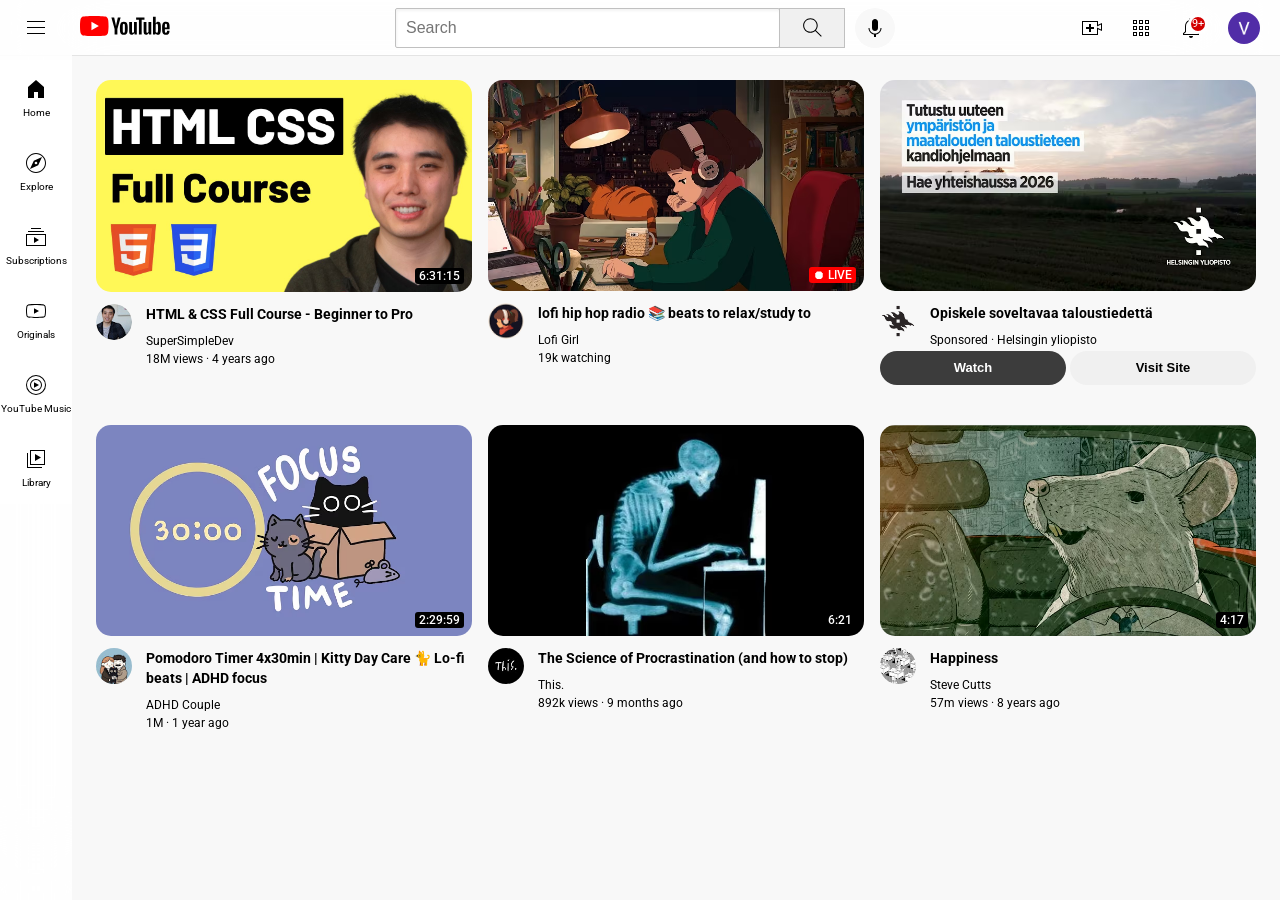
<file: index.html>
<!DOCTYPE html>
<html>
    <head>
        <title>Not Youtube</title>

        <link rel="preconnect" href="https://fonts.googleapis.com">
        <link rel="preconnect" href="https://fonts.gstatic.com" crossorigin>
        <link href="https://fonts.googleapis.com/css2?family=Roboto:ital@0;1&display=swap" rel="stylesheet">

        <link rel="stylesheet" href="./styles/general.css">
        <link rel="stylesheet" href="./styles/header.css">
        <link rel="stylesheet" href="./styles/sidebar.css">
        <link rel="stylesheet" href="./styles/video.css">
    </head>
    <body>
        <!-- Header -->
        <header class="header">
            <div class="header-left">
                <img class="menu" src="./overlay/hamburger-menu.svg">
                <a href="index.html" target="_blank"><img class="logo" src="./overlay/youtube-logo.svg"></a>
            </div>
            <div class="header-middle">
                <input class="search-bar" type="text" placeholder="Search">
                <button class="search-button">
                    <img class="search-icon" src="./overlay/search.svg">
                    <div class="tooltip">Search</div>
                </button>
                <button class="voice-button">
                    <img class="voice-icon" src="./overlay/voice-search-icon.svg">
                    <div class="tooltip">Search with your voice</div>
                </button>
            </div>
            <div class="header-right">
                <div class="upload-container">
                    <img class="upload" src="./overlay/upload.svg">
                    <div class="tooltip">Create</div>
                </div>
                <div class="apps-container">
                    <img class="apps" src="./overlay/youtube-apps.svg">
                    <div class="tooltip">YouTube apps</div>
                </div>
                <div class="notifications-container">
                    <img class="notifications-icon" src="./overlay/notifications.svg">
                    <div class="notifications-counter">9+</div>
                    <div class="tooltip">Notifications</div>
                </div>
                <img class="user" src="./thumbnails/my-channel.jpeg">
            </div>
        </header>
        <!-- Sidebar -->
        <nav class="sidebar">
            <div class="sidebar-link">
                <img src="./overlay/home.svg">
                <div>Home</div>
            </div>
            <div class="sidebar-link">
                <img src="./overlay/explore.svg">
                <div>Explore</div>
            </div>
            <div class="sidebar-link">
                <img src="./overlay/subscriptions.svg">
                <div>Subscriptions</div>
            </div>
            <div class="sidebar-link">
                <img src="./overlay/originals.svg">
                <div>Originals</div>
            </div>
            <div class="sidebar-link">
                <img src="./overlay/youtube-music.svg">
                <div>YouTube Music</div>
            </div>
            <div class="sidebar-link">
                <img src="./overlay/library.svg">
                <div>Library</div>
            </div>
        </nav>
        <!-- Content -->
         <main>
            <section class="video-grid">
                <!-- Video #1 -->
                <div class="video-preview">
                    <div class="thumbnail-row">
                        <a href="https://youtu.be/G3e-cpL7ofc" target="_blank">
                            <img class="thumbnail" src="./thumbnails/thumbnail-1.webp">
                            <div class="time">6:31:15</div>
                        </a>
                    </div>
                    <div class="video-info-grid">
                        <div class="channel-pic">
                            <a href="https://www.youtube.com/@SuperSimpleDev" target="_blank"><img class="channel" src="./thumbnails/channel-1.jpeg"></a>
                        </div>
                        <div class="video-info">
                            <p class="title"><a href="https://youtu.be/G3e-cpL7ofc" target="_blank">HTML & CSS Full Course - Beginner to Pro</a></p>
                            <p class="author"><a href="https://www.youtube.com/@SuperSimpleDev" target="_blank">SuperSimpleDev</a></p>
                            <p class="stats"><a href="https://youtu.be/G3e-cpL7ofc" target="_blank">18M views &#183; 4 years ago</a></p>
                        </div>
                    </div>
                </div>
                <!-- Live #2 -->
                <div class="video-preview">
                    <div class="thumbnail-row">
                        <a href="https://www.youtube.com/live/jfKfPfyJRdk" target="_blank">
                            <img class="thumbnail" src="./thumbnails/thumbnail-2.webp">
                            <div class="live">&#9210; LIVE</div>
                        </a>
                    </div>
                    <div class="video-info-grid">
                        <div class="channel-pic">
                            <a href="https://www.youtube.com/channel/UCSJ4gkVC6NrvII8umztf0Ow" target="_blank"><img class="channel" src="./thumbnails/channel-2.jpeg"></a>
                        </div>
                        <div class="video-info">
                            <p class="title"><a href="https://www.youtube.com/live/jfKfPfyJRdk" target="_blank">lofi hip hop radio 📚 beats to relax/study to</a></p>
                            <p class="author"><a href="https://www.youtube.com/channel/UCSJ4gkVC6NrvII8umztf0Ow" target="_blank">Lofi Girl</a></p>
                            <p class="stats"><a href="https://www.youtube.com/live/jfKfPfyJRdk" target="_blank">19k watching</a></p>
                        </div>
                    </div>
                </div>
                <!-- Promo #3 -->
                <div class="video-preview">
                    <div class="thumbnail-row">
                        <a href="https://www.googleadservices.com/pagead/aclk?sa=L&ai=[base64]&ase=2&gclid=Cj0KCQjwgr_NBhDFARIsAHiUWr6CCmiOsChFizeiXso1rimfmKulrgTwGkuLrjTkDWZ3q3s0rZa3C3kaAp7MEALw_wcB&num=1&cid=CAESD-D2LSzhRy_JNXs5WajMZQ&ad_cpn=%5BCPN%5D&sig=AOD64_1u0v94KqN4QtACbNE4z87KO9H5PA&ctype=110&video_id=re9wYq_6LSc&label=video_click_to_advertiser_site&ms=%5BCLICK_MS%5D" target="_blank">
                            <img class="tpromo" src="./thumbnails/thumbnail-3.webp">
                            <!-- <a href="https://www.googleadservices.com/pagead/aclk?sa=L&ai=[base64]&ase=2&gclid=Cj0KCQjwgr_NBhDFARIsAHiUWr6CCmiOsChFizeiXso1rimfmKulrgTwGkuLrjTkDWZ3q3s0rZa3C3kaAp7MEALw_wcB&num=1&cid=CAESD-D2LSzhRy_JNXs5WajMZQ&ad_cpn=%5BCPN%5D&sig=AOD64_1u0v94KqN4QtACbNE4z87KO9H5PA&ctype=110&video_id=re9wYq_6LSc&label=video_click_to_advertiser_site&ms=%5BCLICK_MS%5D" target="_blank"><button class="button3">Learn More</button></a> -->
                            <div class="hidden-text">Learn More</div>
                        </a>
                    </div>
                    <div class="video-info-grid">
                        <div class="channel-pic">
                            <a href="https://www.googleadservices.com/pagead/aclk?sa=L&ai=[base64]&ase=2&gclid=Cj0KCQjwgr_NBhDFARIsAHiUWr6CCmiOsChFizeiXso1rimfmKulrgTwGkuLrjTkDWZ3q3s0rZa3C3kaAp7MEALw_wcB&num=1&cid=CAESD-D2LSzhRy_JNXs5WajMZQ&ad_cpn=%5BCPN%5D&sig=AOD64_1u0v94KqN4QtACbNE4z87KO9H5PA&ctype=110&video_id=re9wYq_6LSc&label=video_click_to_advertiser_site&ms=%5BCLICK_MS%5D" target="_blank"><img class="channel" src="./thumbnails/channel-3.jpeg"></a>
                        </div>
                        <div class="video-info">
                            <p class="title"><a href="https://www.googleadservices.com/pagead/aclk?sa=L&ai=[base64]&ase=2&gclid=Cj0KCQjwgr_NBhDFARIsAHiUWr6CCmiOsChFizeiXso1rimfmKulrgTwGkuLrjTkDWZ3q3s0rZa3C3kaAp7MEALw_wcB&num=1&cid=CAESD-D2LSzhRy_JNXs5WajMZQ&ad_cpn=%5BCPN%5D&sig=AOD64_1u0v94KqN4QtACbNE4z87KO9H5PA&ctype=110&video_id=re9wYq_6LSc&label=video_click_to_advertiser_site&ms=%5BCLICK_MS%5D" target="_blank">Opiskele soveltavaa taloustiedettä</a></p>
                            <p class="author"><a href="https://www.googleadservices.com/pagead/aclk?sa=L&ai=[base64]&ase=2&gclid=Cj0KCQjwgr_NBhDFARIsAHiUWr6CCmiOsChFizeiXso1rimfmKulrgTwGkuLrjTkDWZ3q3s0rZa3C3kaAp7MEALw_wcB&num=1&cid=CAESD-D2LSzhRy_JNXs5WajMZQ&ad_cpn=%5BCPN%5D&sig=AOD64_1u0v94KqN4QtACbNE4z87KO9H5PA&ctype=110&video_id=re9wYq_6LSc&label=video_click_to_advertiser_site&ms=%5BCLICK_MS%5D" target="_blank">Sponsored &#183; Helsingin yliopisto</a></p>
                        </div>
                    </div>
                    <div class="promo-buttons">
                            <a href="https://youtu.be/re9wYq_6LSc" target="_blank"><button class="button1">Watch</button></a>
                            <a href="https://www.googleadservices.com/pagead/aclk?sa=L&ai=[base64]&ase=2&gclid=Cj0KCQjwgr_NBhDFARIsAHiUWr6CCmiOsChFizeiXso1rimfmKulrgTwGkuLrjTkDWZ3q3s0rZa3C3kaAp7MEALw_wcB&num=1&cid=CAESD-D2LSzhRy_JNXs5WajMZQ&ad_cpn=%5BCPN%5D&sig=AOD64_1u0v94KqN4QtACbNE4z87KO9H5PA&ctype=110&video_id=re9wYq_6LSc&label=video_click_to_advertiser_site&ms=%5BCLICK_MS%5D" target="_blank"><button class="button2">Visit Site</button></a>
                    </div>
                </div>
                <!-- Video #4 -->
                <div class="video-preview">
                    <div class="thumbnail-row">
                        <a href="https://youtu.be/bUivl64IQkc" target="_blank">
                            <img class="thumbnail" src="./thumbnails/thumbnail-4.webp">
                            <div class="time">2:29:59</div>
                        </a>
                    </div>
                    <div class="video-info-grid">
                        <div class="channel-pic">
                            <a href="https://www.youtube.com/@ADHDCouple" target="_blank"><img class="channel" src="./thumbnails/channel-4.jpeg"></a>
                        </div>
                        <div class="video-info">
                            <p class="title"><a href="https://youtu.be/bUivl64IQkc" target="_blank">Pomodoro Timer 4x30min | Kitty Day Care 🐈 Lo-fi beats | ADHD focus</a></p>
                            <p class="author"><a href="https://www.youtube.com/@ADHDCouple" target="_blank">ADHD Couple</a></p>
                            <p class="stats"><a href="https://youtu.be/bUivl64IQkc" target="_blank">1M &#183; 1 year ago</a></p>
                        </div>
                    </div>
                </div>
                <!-- Video #5 -->
                <div class="video-preview">
                    <div class="thumbnail-row">
                        <a href="https://youtu.be/2IV3bZUk8p8" target="_blank">
                            <img class="thumbnail" src="./thumbnails/thumbnail-5.webp">
                        <div class="time">
                            6:21
                        </div>
                        </a>
                    </div>
                    <div class="video-info-grid">
                        <div class="channel-pic">
                            <a href="https://www.youtube.com/@this.science" target="_blank"><img class="channel" src="./thumbnails/channel-5.jpeg"></a>
                        </div>
                        <div class="video-info">
                            <p class="title"><a href="https://youtu.be/2IV3bZUk8p8" target="_blank">The Science of Procrastination (and how to stop)</a></p>
                            <p class="author"><a href="https://www.youtube.com/@this.science" target="_blank">This.</a></p>
                            <p class="stats"><a href="https://youtu.be/2IV3bZUk8p8" target="_blank">892k views &#183; 9 months ago</a></p>
                        </div>
                    </div>
                </div>
                <!-- Video #6 -->
                <div class="video-preview">
                    <div class="thumbnail-row">
                        <a href="https://youtu.be/e9dZQelULDk" target="_blank">
                            <img class="thumbnail" src="./thumbnails/thumbnail-6.webp">
                            <div class="time">4:17</div>
                        </a>
                    </div>
                    <div class="video-info-grid">
                        <div class="channel-pic">
                            <a href="https://www.youtube.com/@steve_cutts" target="_blank"><img class="channel" src="./thumbnails/channel-6.jpeg"></a>
                        </div>
                        <div class="video-info">
                            <p class="title"><a href="https://youtu.be/e9dZQelULDk" target="_blank">Happiness</a></p>
                            <p class="author"><a href="https://www.youtube.com/@steve_cutts" target="_blank">Steve Cutts</a></p>
                            <p class="stats"><a href="https://youtu.be/e9dZQelULDk" target="_blank">57m views &#183; 8 years ago</a></p>
                        </div>
                    </div>
                </div>
            </section>
        </main>  
    </body>
</html>
</file>
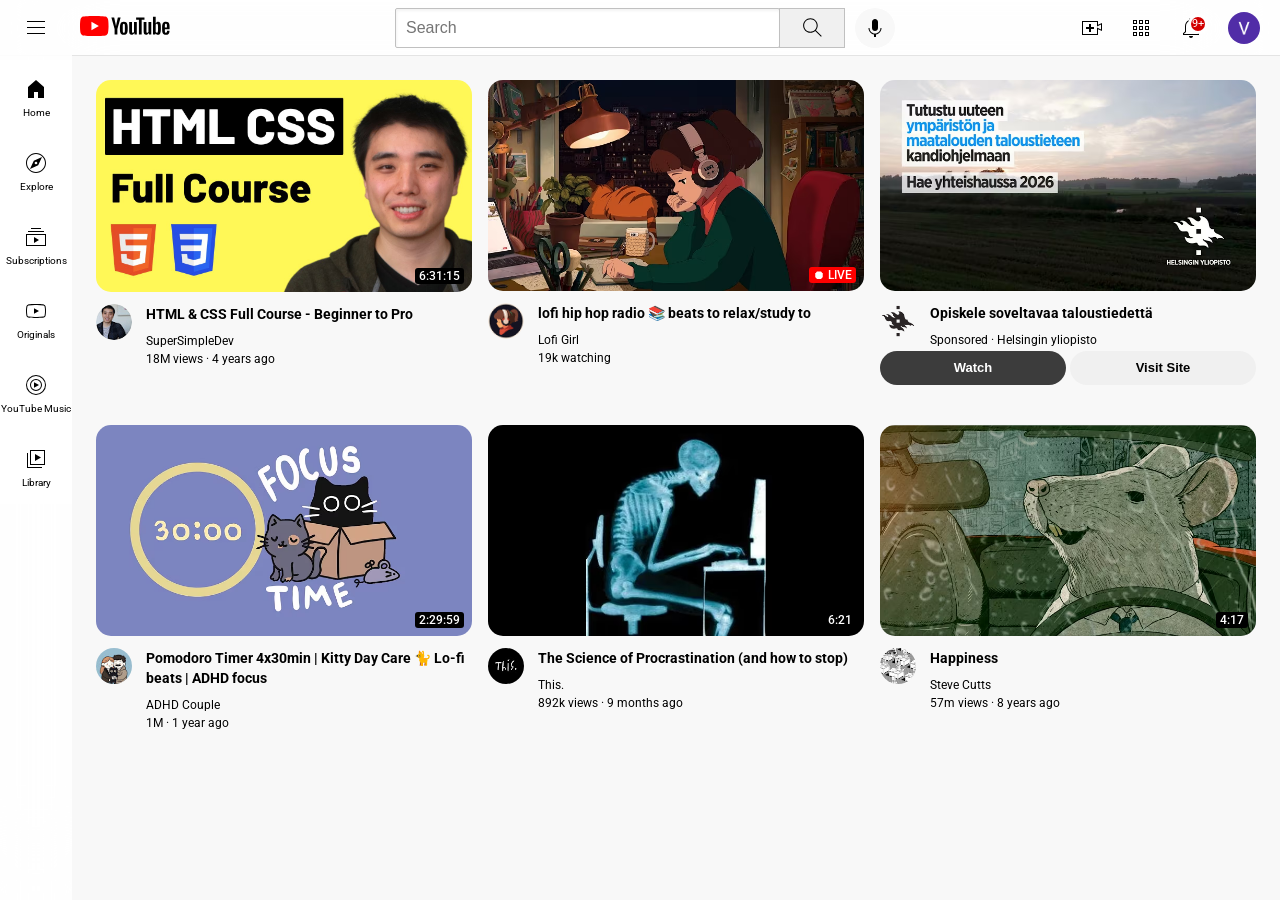
<file: yt.html>
<!DOCTYPE html>
<html>
    <head>
        <title>Not Youtube</title>

        <link rel="preconnect" href="https://fonts.googleapis.com">
        <link rel="preconnect" href="https://fonts.gstatic.com" crossorigin>
        <link href="https://fonts.googleapis.com/css2?family=Roboto:ital@0;1&display=swap" rel="stylesheet">

        <link rel="stylesheet" href="./styles/general.css">
        <link rel="stylesheet" href="./styles/header.css">
        <link rel="stylesheet" href="./styles/sidebar.css">
        <link rel="stylesheet" href="./styles/video.css">
    </head>
    <body>
        <!-- Header -->
        <header class="header">
            <div class="header-left">
                <img class="menu" src="./overlay/hamburger-menu.svg">
                <a href="yt.html" target="_blank"><img class="logo" src="./overlay/youtube-logo.svg"></a>
            </div>
            <div class="header-middle">
                <input class="search-bar" type="text" placeholder="Search">
                <button class="search-button">
                    <img class="search-icon" src="./overlay/search.svg">
                    <div class="tooltip">Search</div>
                </button>
                <button class="voice-button">
                    <img class="voice-icon" src="./overlay/voice-search-icon.svg">
                    <div class="tooltip">Search with your voice</div>
                </button>
            </div>
            <div class="header-right">
                <div class="upload-container">
                    <img class="upload" src="./overlay/upload.svg">
                    <div class="tooltip">Create</div>
                </div>
                <div class="apps-container">
                    <img class="apps" src="./overlay/youtube-apps.svg">
                    <div class="tooltip">YouTube apps</div>
                </div>
                <div class="notifications-container">
                    <img class="notifications-icon" src="./overlay/notifications.svg">
                    <div class="notifications-counter">9+</div>
                    <div class="tooltip">Notifications</div>
                </div>
                <img class="user" src="./thumbnails/my-channel.jpeg">
            </div>
        </header>
        <!-- Sidebar -->
        <nav class="sidebar">
            <div class="sidebar-link">
                <img src="./overlay/home.svg">
                <div>Home</div>
            </div>
            <div class="sidebar-link">
                <img src="./overlay/explore.svg">
                <div>Explore</div>
            </div>
            <div class="sidebar-link">
                <img src="./overlay/subscriptions.svg">
                <div>Subscriptions</div>
            </div>
            <div class="sidebar-link">
                <img src="./overlay/originals.svg">
                <div>Originals</div>
            </div>
            <div class="sidebar-link">
                <img src="./overlay/youtube-music.svg">
                <div>YouTube Music</div>
            </div>
            <div class="sidebar-link">
                <img src="./overlay/library.svg">
                <div>Library</div>
            </div>
        </nav>
        <!-- Content -->
         <main>
            <section class="video-grid">
                <!-- Video #1 -->
                <div class="video-preview">
                    <div class="thumbnail-row">
                        <a href="https://youtu.be/G3e-cpL7ofc" target="_blank">
                            <img class="thumbnail" src="./thumbnails/thumbnail-1.webp">
                            <div class="time">6:31:15</div>
                        </a>
                    </div>
                    <div class="video-info-grid">
                        <div class="channel-pic">
                            <a href="https://www.youtube.com/@SuperSimpleDev" target="_blank"><img class="channel" src="./thumbnails/channel-1.jpeg"></a>
                        </div>
                        <div class="video-info">
                            <p class="title"><a href="https://youtu.be/G3e-cpL7ofc" target="_blank">HTML & CSS Full Course - Beginner to Pro</a></p>
                            <p class="author"><a href="https://www.youtube.com/@SuperSimpleDev" target="_blank">SuperSimpleDev</a></p>
                            <p class="stats"><a href="https://youtu.be/G3e-cpL7ofc" target="_blank">18M views &#183; 4 years ago</a></p>
                        </div>
                    </div>
                </div>
                <!-- Live #2 -->
                <div class="video-preview">
                    <div class="thumbnail-row">
                        <a href="https://www.youtube.com/live/jfKfPfyJRdk" target="_blank">
                            <img class="thumbnail" src="./thumbnails/thumbnail-2.webp">
                            <div class="live">&#9210; LIVE</div>
                        </a>
                    </div>
                    <div class="video-info-grid">
                        <div class="channel-pic">
                            <a href="https://www.youtube.com/channel/UCSJ4gkVC6NrvII8umztf0Ow" target="_blank"><img class="channel" src="./thumbnails/channel-2.jpeg"></a>
                        </div>
                        <div class="video-info">
                            <p class="title"><a href="https://www.youtube.com/live/jfKfPfyJRdk" target="_blank">lofi hip hop radio 📚 beats to relax/study to</a></p>
                            <p class="author"><a href="https://www.youtube.com/channel/UCSJ4gkVC6NrvII8umztf0Ow" target="_blank">Lofi Girl</a></p>
                            <p class="stats"><a href="https://www.youtube.com/live/jfKfPfyJRdk" target="_blank">19k watching</a></p>
                        </div>
                    </div>
                </div>
                <!-- Promo #3 -->
                <div class="video-preview">
                    <div class="thumbnail-row">
                        <a href="https://www.googleadservices.com/pagead/aclk?sa=L&ai=[base64]&ase=2&gclid=Cj0KCQjwgr_NBhDFARIsAHiUWr6CCmiOsChFizeiXso1rimfmKulrgTwGkuLrjTkDWZ3q3s0rZa3C3kaAp7MEALw_wcB&num=1&cid=CAESD-D2LSzhRy_JNXs5WajMZQ&ad_cpn=%5BCPN%5D&sig=AOD64_1u0v94KqN4QtACbNE4z87KO9H5PA&ctype=110&video_id=re9wYq_6LSc&label=video_click_to_advertiser_site&ms=%5BCLICK_MS%5D" target="_blank">
                            <img class="tpromo" src="./thumbnails/thumbnail-3.webp">
                            <!-- <a href="https://www.googleadservices.com/pagead/aclk?sa=L&ai=[base64]&ase=2&gclid=Cj0KCQjwgr_NBhDFARIsAHiUWr6CCmiOsChFizeiXso1rimfmKulrgTwGkuLrjTkDWZ3q3s0rZa3C3kaAp7MEALw_wcB&num=1&cid=CAESD-D2LSzhRy_JNXs5WajMZQ&ad_cpn=%5BCPN%5D&sig=AOD64_1u0v94KqN4QtACbNE4z87KO9H5PA&ctype=110&video_id=re9wYq_6LSc&label=video_click_to_advertiser_site&ms=%5BCLICK_MS%5D" target="_blank"><button class="button3">Learn More</button></a> -->
                            <div class="hidden-text">Learn More</div>
                        </a>
                    </div>
                    <div class="video-info-grid">
                        <div class="channel-pic">
                            <a href="https://www.googleadservices.com/pagead/aclk?sa=L&ai=[base64]&ase=2&gclid=Cj0KCQjwgr_NBhDFARIsAHiUWr6CCmiOsChFizeiXso1rimfmKulrgTwGkuLrjTkDWZ3q3s0rZa3C3kaAp7MEALw_wcB&num=1&cid=CAESD-D2LSzhRy_JNXs5WajMZQ&ad_cpn=%5BCPN%5D&sig=AOD64_1u0v94KqN4QtACbNE4z87KO9H5PA&ctype=110&video_id=re9wYq_6LSc&label=video_click_to_advertiser_site&ms=%5BCLICK_MS%5D" target="_blank"><img class="channel" src="./thumbnails/channel-3.jpeg"></a>
                        </div>
                        <div class="video-info">
                            <p class="title"><a href="https://www.googleadservices.com/pagead/aclk?sa=L&ai=[base64]&ase=2&gclid=Cj0KCQjwgr_NBhDFARIsAHiUWr6CCmiOsChFizeiXso1rimfmKulrgTwGkuLrjTkDWZ3q3s0rZa3C3kaAp7MEALw_wcB&num=1&cid=CAESD-D2LSzhRy_JNXs5WajMZQ&ad_cpn=%5BCPN%5D&sig=AOD64_1u0v94KqN4QtACbNE4z87KO9H5PA&ctype=110&video_id=re9wYq_6LSc&label=video_click_to_advertiser_site&ms=%5BCLICK_MS%5D" target="_blank">Opiskele soveltavaa taloustiedettä</a></p>
                            <p class="author"><a href="https://www.googleadservices.com/pagead/aclk?sa=L&ai=[base64]&ase=2&gclid=Cj0KCQjwgr_NBhDFARIsAHiUWr6CCmiOsChFizeiXso1rimfmKulrgTwGkuLrjTkDWZ3q3s0rZa3C3kaAp7MEALw_wcB&num=1&cid=CAESD-D2LSzhRy_JNXs5WajMZQ&ad_cpn=%5BCPN%5D&sig=AOD64_1u0v94KqN4QtACbNE4z87KO9H5PA&ctype=110&video_id=re9wYq_6LSc&label=video_click_to_advertiser_site&ms=%5BCLICK_MS%5D" target="_blank">Sponsored &#183; Helsingin yliopisto</a></p>
                        </div>
                    </div>
                    <div class="promo-buttons">
                            <a href="https://youtu.be/re9wYq_6LSc" target="_blank"><button class="button1">Watch</button></a>
                            <a href="https://www.googleadservices.com/pagead/aclk?sa=L&ai=[base64]&ase=2&gclid=Cj0KCQjwgr_NBhDFARIsAHiUWr6CCmiOsChFizeiXso1rimfmKulrgTwGkuLrjTkDWZ3q3s0rZa3C3kaAp7MEALw_wcB&num=1&cid=CAESD-D2LSzhRy_JNXs5WajMZQ&ad_cpn=%5BCPN%5D&sig=AOD64_1u0v94KqN4QtACbNE4z87KO9H5PA&ctype=110&video_id=re9wYq_6LSc&label=video_click_to_advertiser_site&ms=%5BCLICK_MS%5D" target="_blank"><button class="button2">Visit Site</button></a>
                    </div>
                </div>
                <!-- Video #4 -->
                <div class="video-preview">
                    <div class="thumbnail-row">
                        <a href="https://youtu.be/bUivl64IQkc" target="_blank">
                            <img class="thumbnail" src="./thumbnails/thumbnail-4.webp">
                            <div class="time">2:29:59</div>
                        </a>
                    </div>
                    <div class="video-info-grid">
                        <div class="channel-pic">
                            <a href="https://www.youtube.com/@ADHDCouple" target="_blank"><img class="channel" src="./thumbnails/channel-4.jpeg"></a>
                        </div>
                        <div class="video-info">
                            <p class="title"><a href="https://youtu.be/bUivl64IQkc" target="_blank">Pomodoro Timer 4x30min | Kitty Day Care 🐈 Lo-fi beats | ADHD focus</a></p>
                            <p class="author"><a href="https://www.youtube.com/@ADHDCouple" target="_blank">ADHD Couple</a></p>
                            <p class="stats"><a href="https://youtu.be/bUivl64IQkc" target="_blank">1M &#183; 1 year ago</a></p>
                        </div>
                    </div>
                </div>
                <!-- Video #5 -->
                <div class="video-preview">
                    <div class="thumbnail-row">
                        <a href="https://youtu.be/2IV3bZUk8p8" target="_blank">
                            <img class="thumbnail" src="./thumbnails/thumbnail-5.webp">
                        <div class="time">
                            6:21
                        </div>
                        </a>
                    </div>
                    <div class="video-info-grid">
                        <div class="channel-pic">
                            <a href="https://www.youtube.com/@this.science" target="_blank"><img class="channel" src="./thumbnails/channel-5.jpeg"></a>
                        </div>
                        <div class="video-info">
                            <p class="title"><a href="https://youtu.be/2IV3bZUk8p8" target="_blank">The Science of Procrastination (and how to stop)</a></p>
                            <p class="author"><a href="https://www.youtube.com/@this.science" target="_blank">This.</a></p>
                            <p class="stats"><a href="https://youtu.be/2IV3bZUk8p8" target="_blank">892k views &#183; 9 months ago</a></p>
                        </div>
                    </div>
                </div>
                <!-- Video #6 -->
                <div class="video-preview">
                    <div class="thumbnail-row">
                        <a href="https://youtu.be/e9dZQelULDk" target="_blank">
                            <img class="thumbnail" src="./thumbnails/thumbnail-6.webp">
                            <div class="time">4:17</div>
                        </a>
                    </div>
                    <div class="video-info-grid">
                        <div class="channel-pic">
                            <a href="https://www.youtube.com/@steve_cutts" target="_blank"><img class="channel" src="./thumbnails/channel-6.jpeg"></a>
                        </div>
                        <div class="video-info">
                            <p class="title"><a href="https://youtu.be/e9dZQelULDk" target="_blank">Happiness</a></p>
                            <p class="author"><a href="https://www.youtube.com/@steve_cutts" target="_blank">Steve Cutts</a></p>
                            <p class="stats"><a href="https://youtu.be/e9dZQelULDk" target="_blank">57m views &#183; 8 years ago</a></p>
                        </div>
                    </div>
                </div>
            </section>
        </main>  
    </body>
</html>
</file>
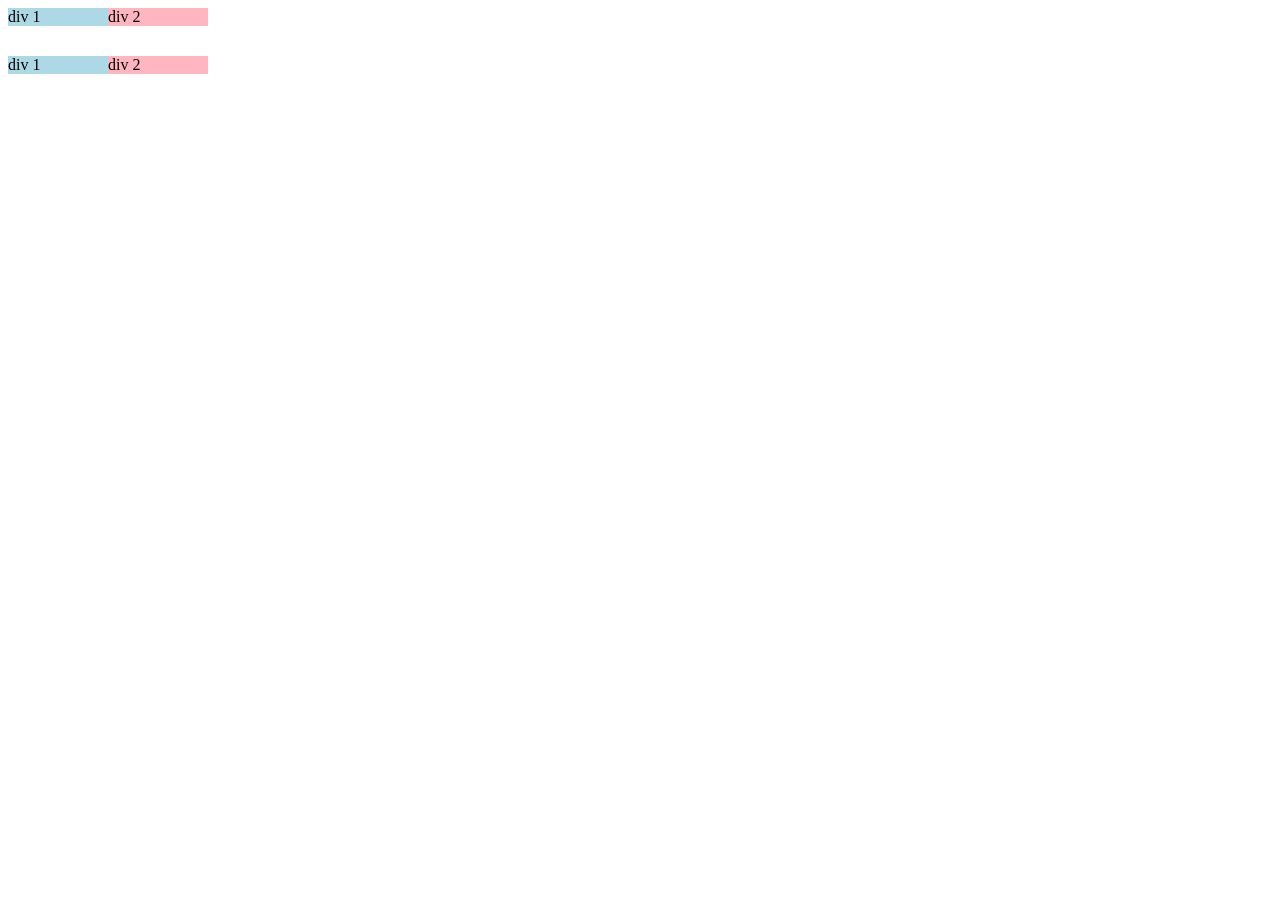
<file: practice/grid.html>
<!DOCTYPE html>
<html>
    <head>
        <title>Grid</title>
    </head>
    <body>
        <div style="display: grid; grid-template-columns: 100px 100px;">
            <div style="background-color: lightblue;">div 1</div>
            <div style="background-color: lightpink;">div 2</div>
        </div>

        <div style="display: grid; grid-template-columns: 100px 100px; margin-top: 30px;">
            <div style="background-color: lightblue;">div 1</div>
            <div style="background-color: lightpink;">div 2</div>
        </div>
    </body>
</html>
</file>
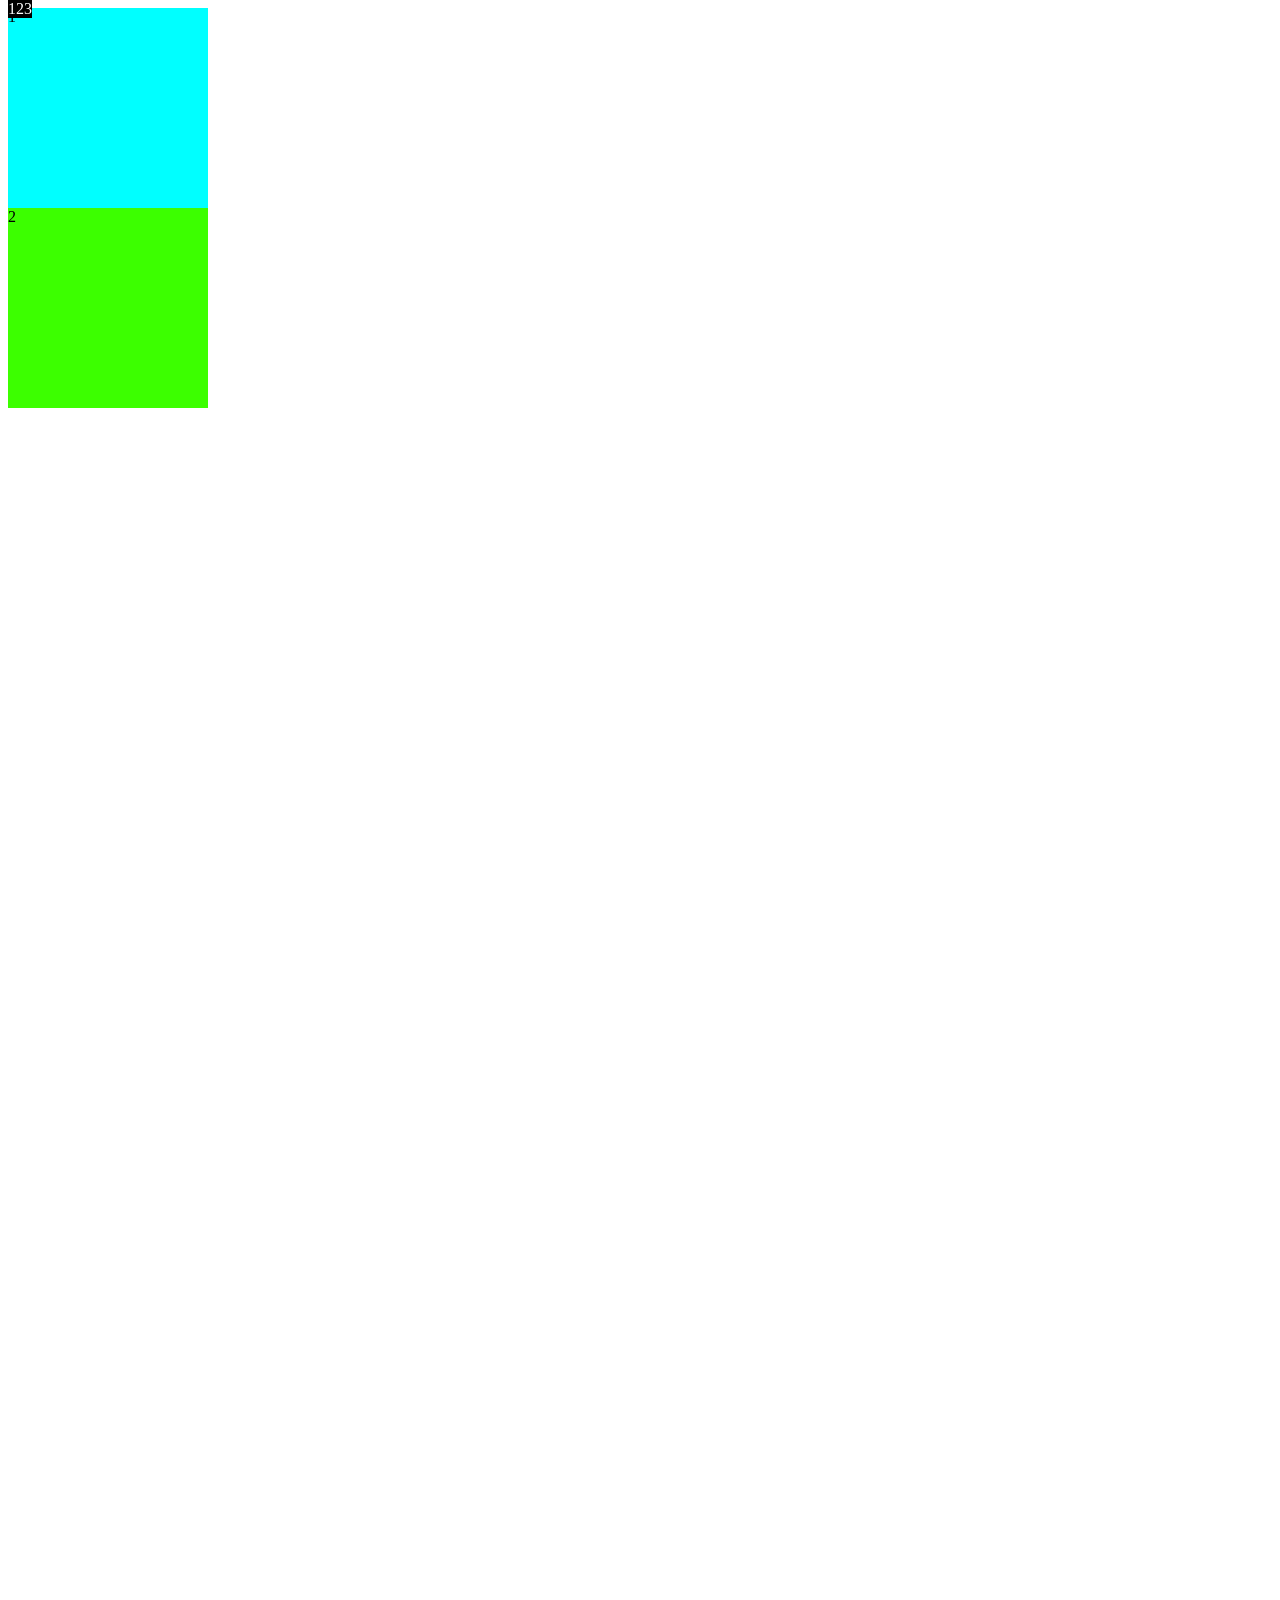
<file: practice/position.html>
<!DOCTYPE html>
<html>
    <head>
        <title>Position</title>
    </head>
    <body style="height: 3000px;">
        <div style="background-color: rgb(0, 0, 0); color: white; position: fixed; top: 0px;">123</div>
        <div style="background-color: aqua; height: 200px; width: 200px; position: static;">1</div>
        <div style="background-color: rgb(60, 255, 0); height: 200px; width: 200px;">2</div>
    </body>
</html>
</file>
<file: styles/general.css>
a {
    text-decoration: none;
    color:black;
}

p {
    margin-top: 0;
    margin-bottom: 0;
}

body {
    font-family: Roboto, Arial;
    margin: 0;
    padding-top: 80px;
    padding-left: 96px;
    padding-right: 24px;
    background-color: rgb(248, 248, 248);
}
</file>
<file: styles/header.css>
.header {
    z-index: 100;
    height: 55px;
    display: flex;
    flex-direction: row;
    justify-content: space-between;
    position: fixed;
    top: 0;
    left: 0;
    right: 0;
    background-color: rgba(255, 255, 255, 0.87);
    backdrop-filter: blur(50px);
    border-bottom-width: 1px;
    border-bottom-style: solid;
    border-bottom-color: rgb(228, 228, 228);
}
    /* Left */
    .header-left {
        display: flex;
        align-items: center;
    }
        .menu {
            height: 24px;
            margin-left: 24px;
            margin-right: 20px;
            cursor: pointer;
        }
        .logo {
            height: 20px;
            margin-left: 12px;
            cursor: pointer;
        }
    /* Middle */
    .header-middle {
        max-width: 500px;
        margin-left: 70px;
        margin-right: 30px;
        display: flex;
        flex: 1;
        align-items: center;
    }
        .search-bar {
            height: 36px;
            flex: 1;
            padding-left: 10px;
            border-width: 1px;
            border-radius: 2px;
            border-style: solid;
            border-color: rgb(192, 192, 192);
            box-shadow: inset 1px 2px 3px rgba(0, 0, 0, 0.05);
            width: 0;
            font-size: 16px;
        }
            .search-bar::placeholder {
                font-size: 16px;
            }
        .search-button {
            height: 40px;
            width: 66px;
            margin-left: -1px;
            margin-right: 10px;
            background-color: rgb(240, 240, 240);
            border: 1px solid rgb(192, 192, 192);
        }
            .search-icon {
                height: 25px;
            }
        .voice-button {
            height: 40px;
            width: 40px;
            border-radius: 20px;
            border: none;
            background-color: rgb(248, 248, 248);
        }
            .voice-icon {
                height: 24px;
            }
    /* Middle-Right tooltips */
        .search-button,
        .voice-button,
        .upload-container,
        .apps-container,
        .notifications-container {
            position: relative;
            display: flex;
            justify-content: center;
            align-items: center;
            cursor: pointer;
        }
        .search-button .tooltip,
        .voice-button .tooltip,
        .upload-container .tooltip,
        .apps-container .tooltip,
        .notifications-container .tooltip {
            position: absolute;
            padding-top: 4px;
            padding-bottom: 4px;
            padding-left: 8px;
            padding-right: 8px;
            border-radius: 2px;
            bottom: -30px;
            color: white;
            font-size: 12px;
            background-color: gray;
            opacity: 0;
            transition: opacity 0.15s;
            pointer-events: none;
            white-space: nowrap;
        }
        .search-button:hover .tooltip,
        .voice-button:hover .tooltip,
        .upload-container:hover .tooltip,
        .apps-container:hover .tooltip,
        .notifications-container:hover .tooltip {
            opacity: 1;
        }
    /* Right */
    .header-right {
        width: 180px;
        margin-right: 20px;
        display: flex;
        align-items: center;
        justify-content: space-between;
        flex-shrink: 0;
    }
        .upload, .apps, .notifications-icon  {
            height: 24px;
        }
            .notifications-counter {
                position: absolute;
                width: 14px;
                height: 14px;
                border-radius: 14px;
                border-color: white;
                border-style: solid;
                top: -2px;
                right: -5px;
                font-size: 11px;
                text-align: center;
                color: white;
                background-color: rgb(210, 0, 0);
            }
        .user {
            height: 32px;
            border-radius: 16px;
            cursor: pointer;
        }
</file>
<file: styles/sidebar.css>
.sidebar {
    z-index: 200;
    position: fixed;
    bottom: 0;
    left: 0;
    top: 55px;
    width: 72px;
    padding-top: 5px;
    background-color: rgba(255, 255, 255, 0.87);
    backdrop-filter: blur(50px);
}

.sidebar-link {
    height: 74px;
    display: flex;
    justify-content: center;
    flex-direction: column;
    align-items: center;
    cursor: pointer;
    background-color: rgba(255, 255, 255, 0.87);
}
    .sidebar-link:hover {
        background-color: rgb(236, 236, 236);
    }
    .sidebar-link img {
        height: 24px;
        margin-bottom: 6px;
    }
    .sidebar-link div {
        font-size: 10px;
    }
</file>
<file: styles/video.css>
.video-preview {
    position: relative;
    z-index: 1;
    outline: 12px solid rgba(0, 0, 0, 0);
    background-color: rgba(0, 0, 0, 0);
    border-radius: 4px;
    transition:
    outline 0.4s,
    background-color 0.4s;
}
    .video-preview:hover {
        outline: 12px solid rgba(255, 0, 0, 0.5);
        background-color: rgba(255, 0, 0, 0.5);
    }

.thumbnail, .tpromo, .hidden-text {
    position: relative;
    z-index: 2;
    width: 100%;
    border-radius: 15px;
    transition:
    opacity 0.4s,
    outline 0.4s,
    background-color 0.4s;
}
    .thumbnail:hover {
        opacity: 0.8;
    }
    .thumbnail:active {
        opacity: 0.7;
    }

    .hidden-text {
        position: absolute;
        height: 100%;
        top: 0%;
        left: 0%;
        font-size: 14px;
        font-weight: bold;
        display: flex;
        justify-content: center;
        align-items: center;
        background-color: rgba(255, 255, 255, 0);
        backdrop-filter: blur(0px);
        opacity: 0;
    }
    .hidden-text:hover {
        background-color: rgba(255, 255, 255, 0.546);
        backdrop-filter: blur(1px);
        opacity: 1;
    }
    .hidden-text:active {
        background-color: rgba(255, 255, 255, 0.719);
        backdrop-filter: blur(1px);
        opacity: 1;
    }

.channel, .title, .thumbnail-row, .author, .stats {
    position: relative;
    z-index: 2;
}

    .channel {
        width: 36px;
        border-radius: 50px;
    }

    .title {
        font-size: 14px;
        font-weight: bold;
        line-height: 20px;
        margin-top: 0;
        margin-bottom: 10px;
    }

    .thumbnail-row {
        margin-bottom: 8px;
    }

    .author, .stats {
        font-size: 12px;
        color: rgb(96, 96, 96);
    }

        .author {
            margin-bottom: 4px;
        }

.video-info-grid {
    display: grid;
    grid-template-columns: 50px 1fr;
}

.video-grid {
    display: grid;
    column-gap: 16px;
    row-gap: 40px;
}
    @media (max-width: 900px) {
        .video-grid {
            grid-template-columns: 1fr 1fr;
        }
    }
    @media (min-width: 901px) and (max-width: 1499px) {
        .video-grid {
            grid-template-columns: 1fr 1fr 1fr;
        }
    }
    @media (min-width: 1500px) {
        .video-grid {
            grid-template-columns: 1fr 1fr 1fr 1fr;
        }
    }

.time, .live {
    position: absolute;
    z-index: 3;
    bottom: 12px;
    right: 8px;
    padding: 1px 4px;
    border-radius: 3px;
    font-size: 12px;
    font-weight: 500;
    color: white;
    text-align: center;
}
    .time {
        background-color: black;
    }
    .live {
        background-color: rgb(255, 0, 0);
    }

/* Promo */
.promo-buttons {
    display: grid;
    grid-template-columns: 1fr 1fr;
    column-gap: 4px;
}

.button1, .button2 {
    width: 100%;
    height: 34px;
    border: none;
    border-radius: 17px;
    font-size: 13px;
    font-weight: bold;
    cursor: pointer;
}
    .button1:hover, .button2:hover {
        opacity: 0.9;
    }
    .button1:active, .button2:active {
        opacity: 0.7;
    }

    .button1 {
        background-color: #3c3c3c;
        color: white;
    }
    .button2 {
        background-color: #f0f0f0;
        color: black;
    }
    /*.button3 {
        position: absolute;
        width: 100%;
        height: 34px;
        border: none;
        border-radius: 17px;
        font-size: 13px;
        font-weight: bold;
        cursor: pointer;
        background-color: #f0f0f0;
        color: black;
        bottom: 40%;
        right: 0%;
    }*/
</file>
